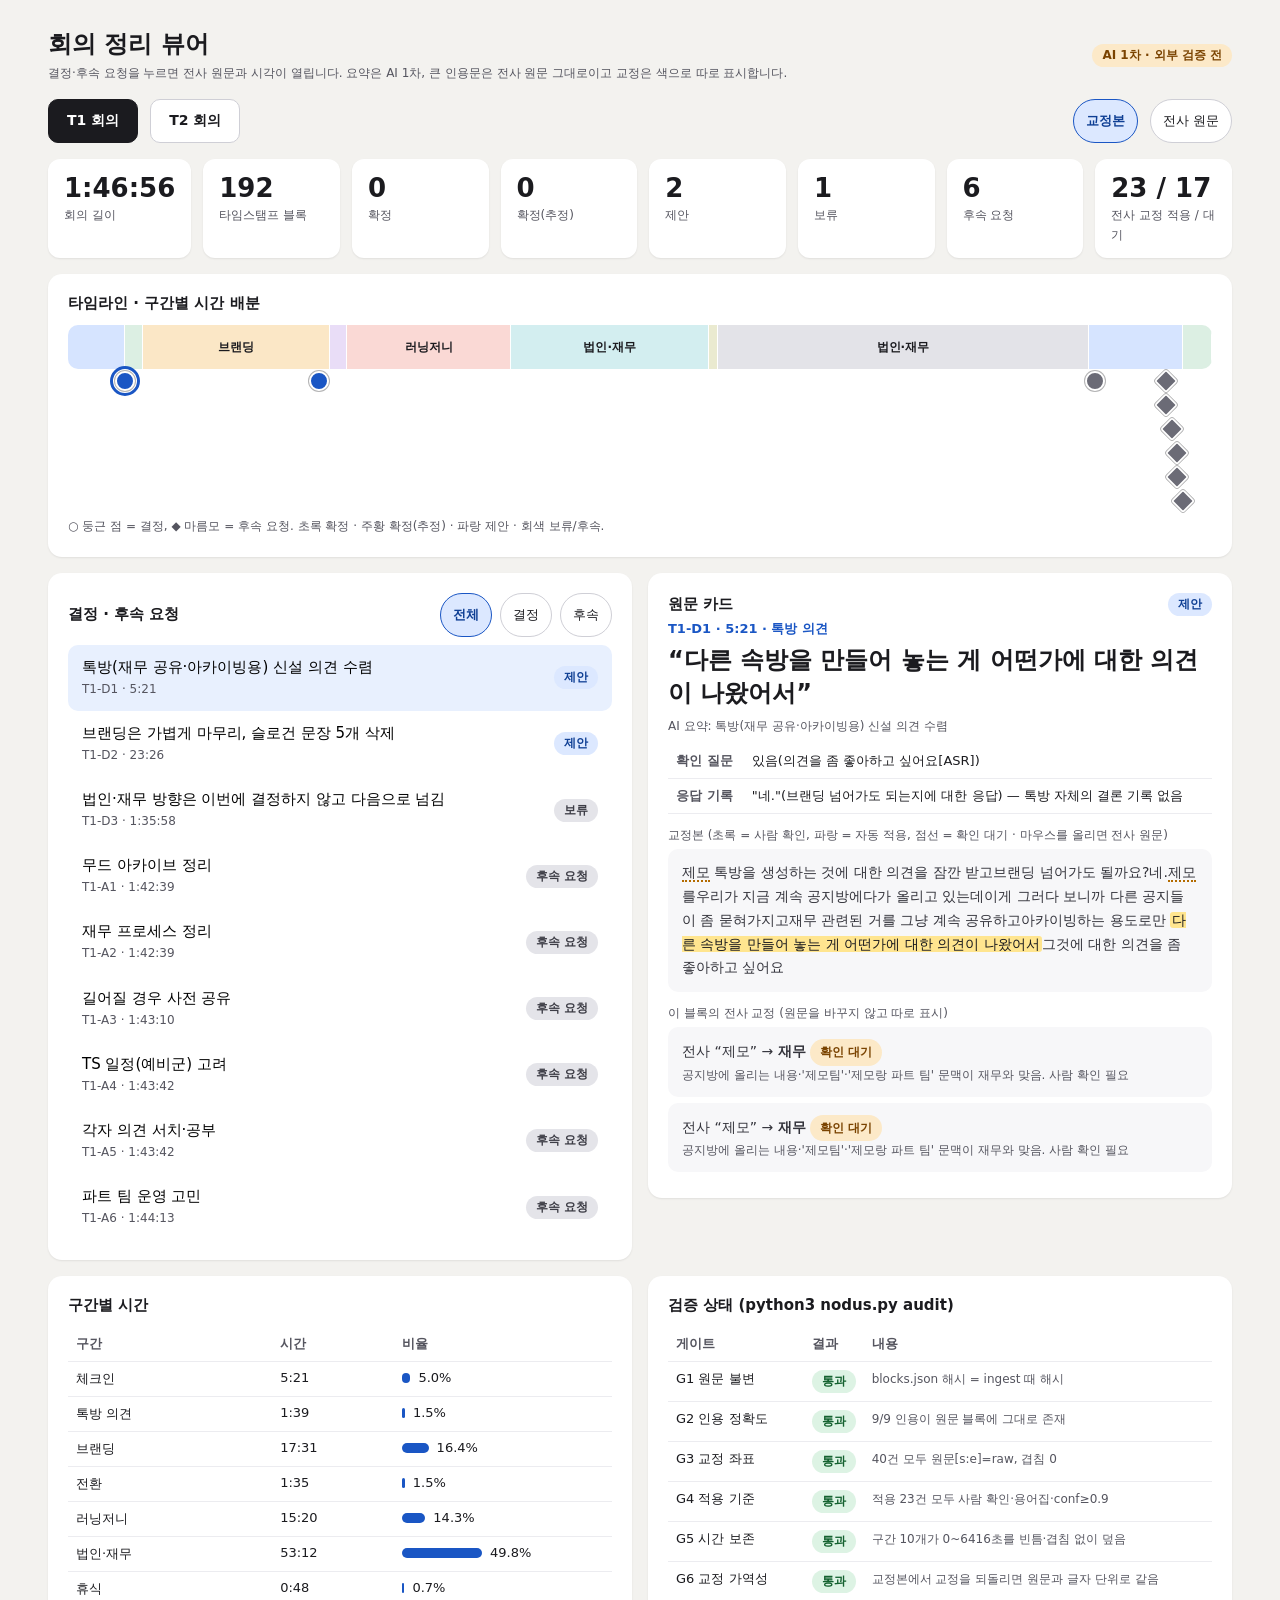
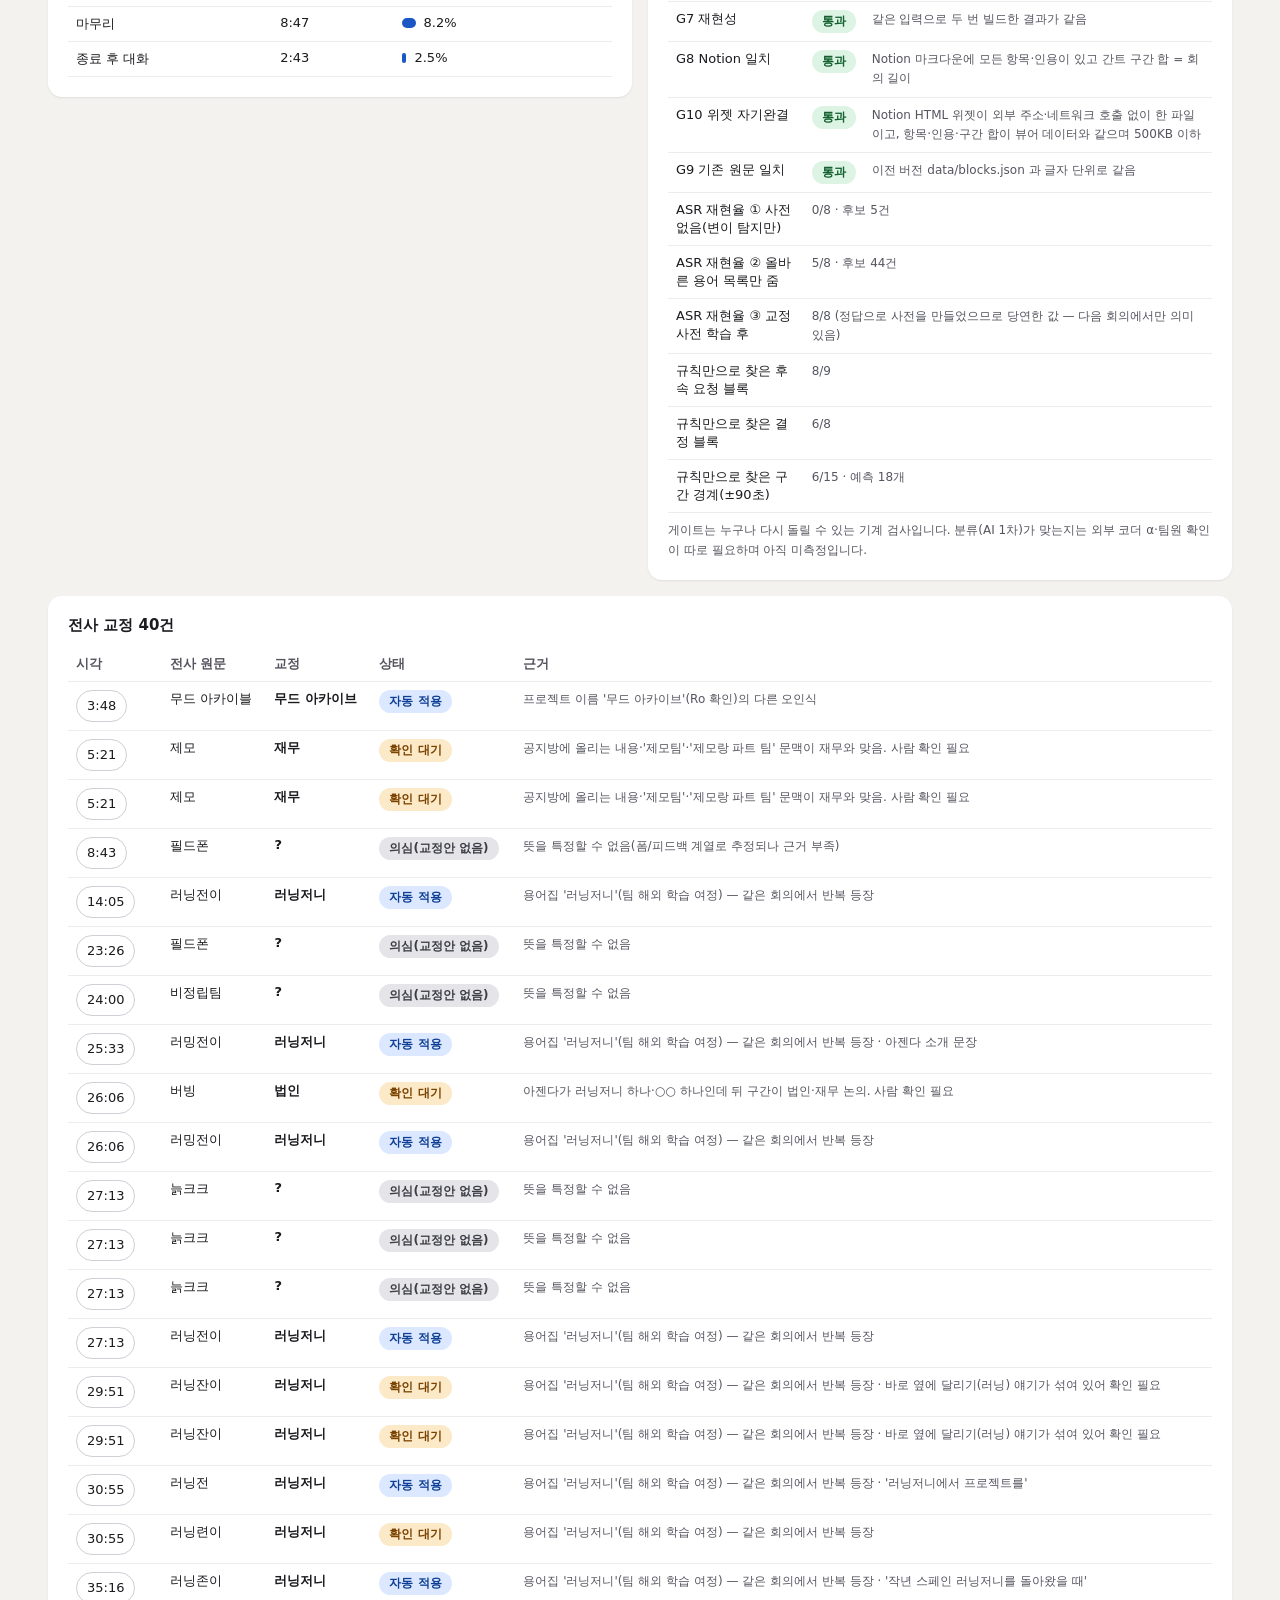
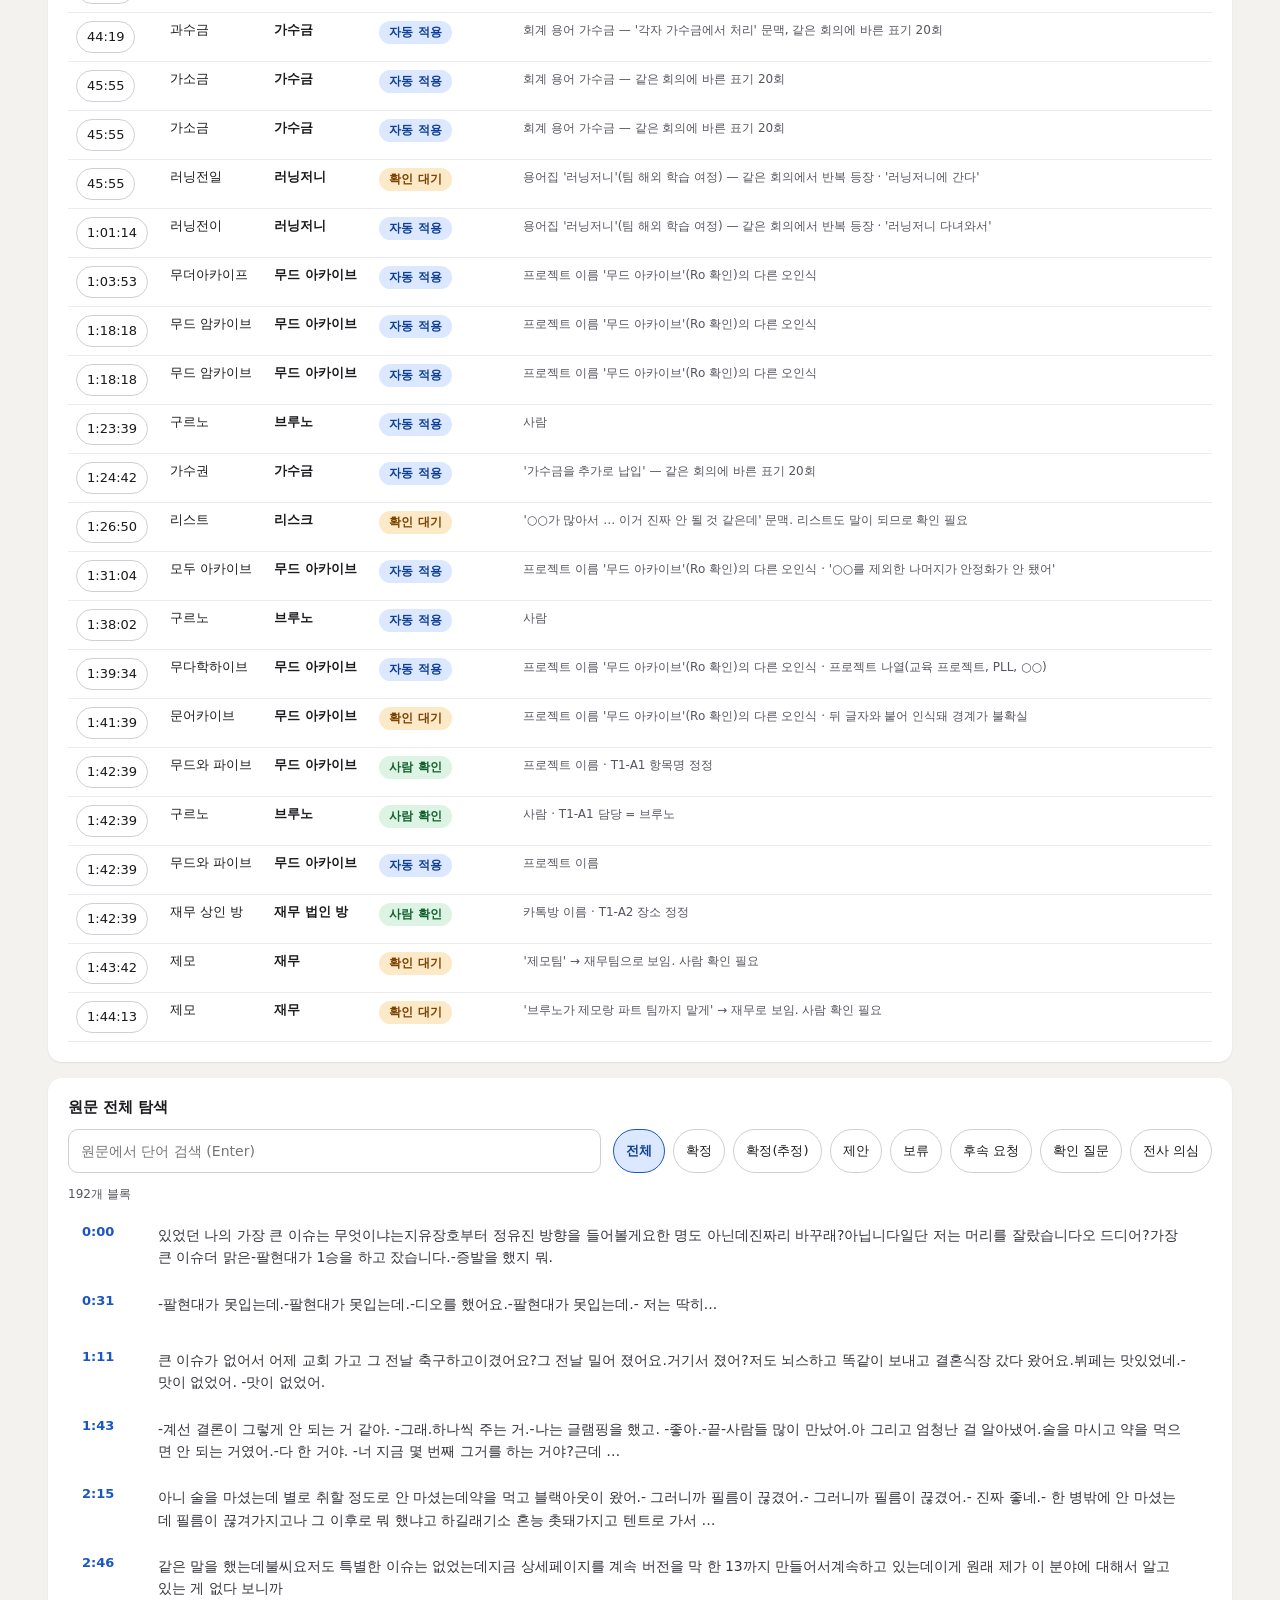
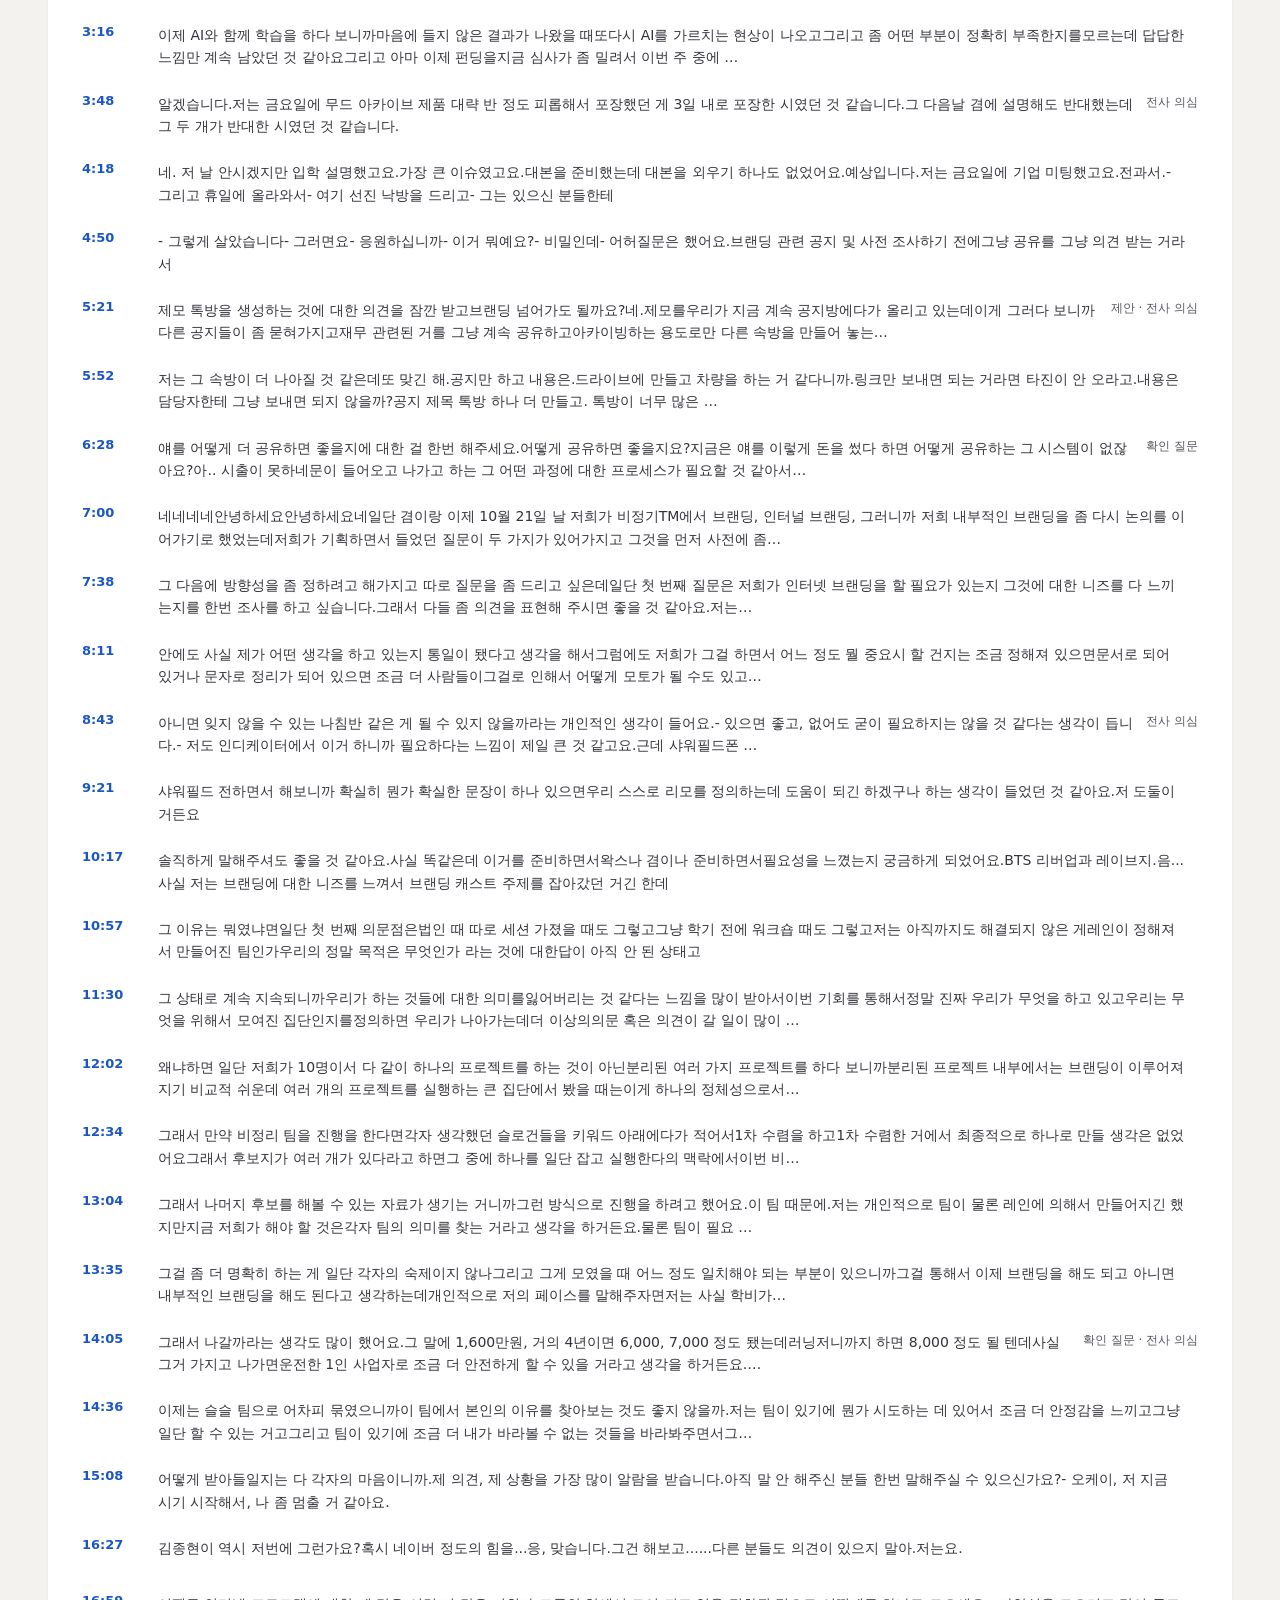
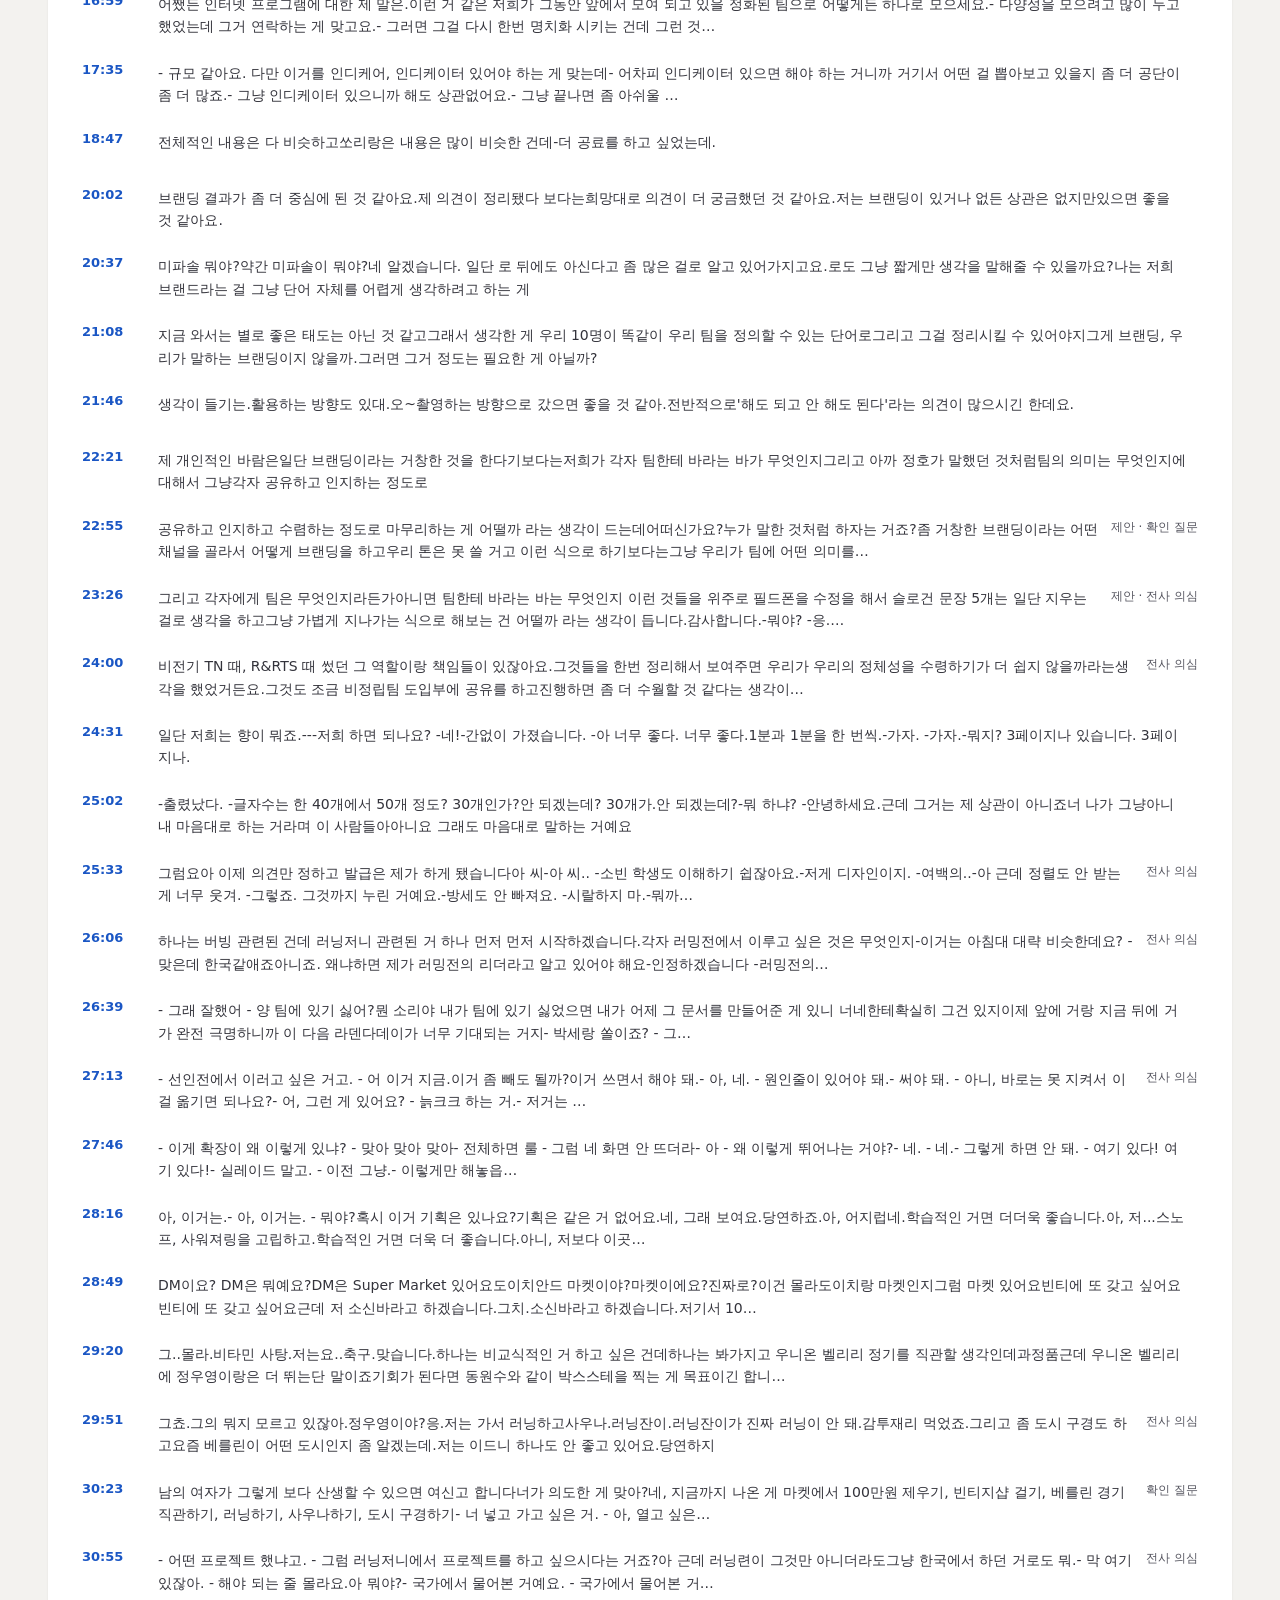
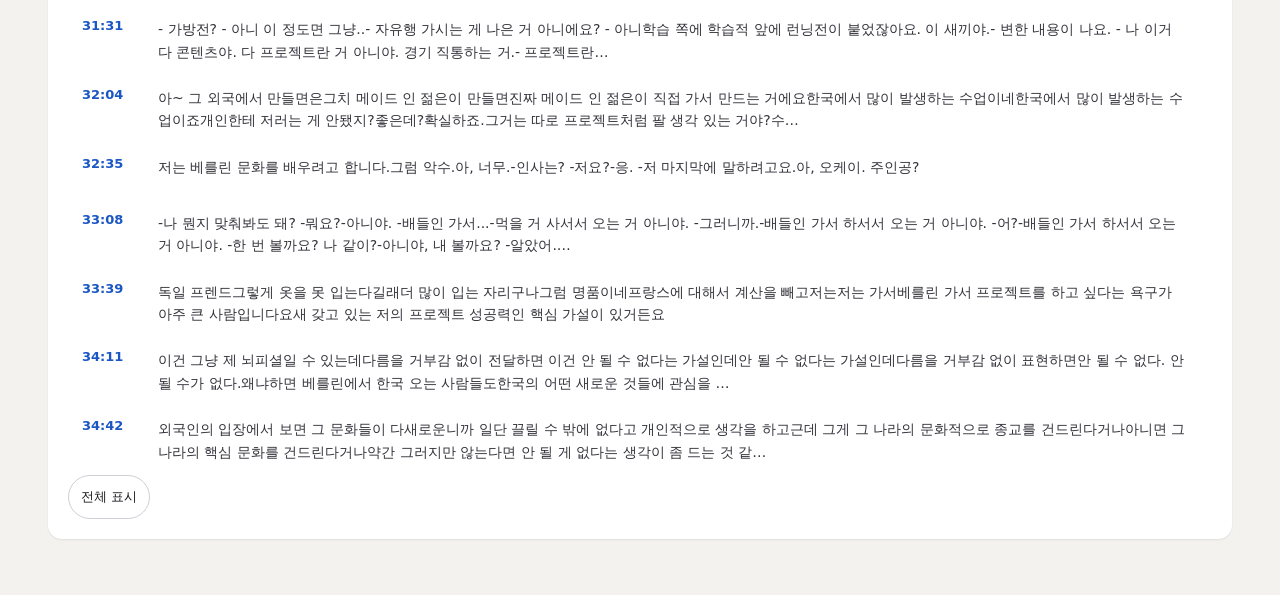
<file: index.html>
<!doctype html>
<html lang="ko"><head><meta charset="utf-8"><meta name="viewport" content="width=device-width,initial-scale=1">
<title>회의 정리 뷰어 · nodus</title>
<style>
body{margin:0;font-family:'Noto Sans KR',system-ui,-apple-system,'Apple SD Gothic Neo','Malgun Gothic',sans-serif;background:#F3F2EF;color:#1b1b1f}
.pg{max-width:1280px;margin:0 auto;padding:28px clamp(16px,4vw,48px) 56px}*{box-sizing:border-box}
.row{display:flex;flex-wrap:wrap;gap:12px;align-items:center}
.card{background:#fff;border-radius:14px;box-shadow:0 1px 2px rgba(0,0,0,.08);padding:20px}
.h2{font-size:15px;font-weight:700;margin:0 0 12px}
.b{display:inline-block;font-size:12px;font-weight:600;padding:3px 10px;border-radius:999px;white-space:nowrap}
.n{background:#ECECF0;color:#3d3d46}.ok{background:#DDF3E4;color:#14612f}.wr{background:#FCE9C8;color:#7a4300}.bl{background:#DCE8FF;color:#0f3f94}.gy{background:#E4E4E9;color:#3d3d46}
.tab,.chip{font:inherit;cursor:pointer;min-height:44px;border:1px solid #cfcfd6;background:#fff;color:#1b1b1f}
.tab{font-size:14px;font-weight:600;padding:10px 18px;border-radius:10px}.chip{font-size:13px;padding:8px 12px;border-radius:999px}
.tab[aria-pressed=true]{background:#1b1b1f;color:#fff;border-color:#1b1b1f}
.chip[aria-pressed=true]{background:#DCE8FF;border-color:#1a56c4;color:#0f3f94;font-weight:600}
.kpi{flex:1 1 120px;background:#fff;border-radius:12px;padding:14px 16px;box-shadow:0 1px 2px rgba(0,0,0,.08)}.kpi b{display:block;font-size:26px;line-height:1.2}.kpi span{font-size:12px;color:#55555f}
.grid2{display:grid;grid-template-columns:repeat(auto-fit,minmax(min(100%,440px),1fr));gap:16px;align-items:start;margin-top:16px}
.item{display:flex;width:100%;gap:12px;align-items:center;text-align:left;font:inherit;padding:12px 14px;border-radius:10px;border:0;background:transparent;cursor:pointer;min-height:56px}
.item:hover{background:#F3F4F8}.item[aria-current=true]{background:#E8F0FE}
.lane{position:relative;height:44px}.mk{position:absolute;width:20px;height:20px;border:2px solid #fff;padding:0;cursor:pointer;box-shadow:0 0 0 1px #1b1b1f55}.mk[aria-current=true]{outline:3px solid #1a56c4;outline-offset:2px}
.quote{font-size:24px;font-weight:700;line-height:1.4;margin:6px 0}
mark{background:#FFE58F;color:#1b1b1f;border-radius:3px;padding:0 2px}
.ctx{font-size:14px;line-height:1.7;color:#33333b;background:#F7F7F9;border-radius:10px;padding:12px 14px;overflow-wrap:anywhere}
.small{font-size:12px;color:#55555f;line-height:1.6}.bar{height:10px;border-radius:5px;background:#1a56c4}
input.s{font:inherit;font-size:14px;min-height:44px;padding:8px 12px;border-radius:10px;border:1px solid #cfcfd6;flex:1 1 220px;min-width:0}
.fx{background:#DDF3E4;color:#0d4a23;border-radius:3px;padding:0 2px;font-weight:600;cursor:help}
.fx.ai{background:#DCE8FF;color:#0f3f94}
.sg{border-bottom:2px dotted #b36b00;cursor:help}.sp{border-bottom:2px dotted #8a8a96;cursor:help}
.raw{border-bottom:2px solid #e0a100;cursor:help}
table{border-collapse:collapse;width:100%;font-size:13px}th,td{text-align:left;padding:8px;border-bottom:1px solid #ECECF0;vertical-align:top}th{color:#55555f;font-weight:600}
</style></head><body><div class="pg" id="app"></div>
<script src="data.js"></script>
<script>
var CN={C:'확정','C?':'확정(추정)',P:'제안',H:'보류',A:'후속 요청',Q:'확인 질문',E:'전사 의심'};
var PAL=['#D6E4FF','#DCEFE3','#FBE7C6','#E9DDF7','#FAD9D5','#D3EEF0','#EAEAD0','#E3E3E8','#D6E4FF','#DCEFE3'];
var S={t:DATA.order[0],sel:null,blk:null,kind:'전체',q:'',code:'전체',all:false,mode:'fix'};
var STN={confirmed:'사람 확인',auto:'자동 적용',suggest:'확인 대기',suspect:'의심(교정안 없음)'};
function applied(f){return (f.st==='confirmed'||f.st==='auto')&&f.fix}
// 블록 원문의 [a,z) 구간을 그린다. 교정은 원문 좌표(s,e)로 겹쳐 표시하고, [m0,m1)은 인용 강조.
function rich(b,a,z,m0,m1){
var tx=b.text,fx=(b.fixes||[]).filter(function(f){return f.s<z&&f.e>a}).sort(function(x,y){return x.s-y.s});
fx.forEach(function(f){a=Math.min(a,f.s);z=Math.max(z,f.e)});
function plain(s,e){if(m0==null||e<=m0||s>=m1)return esc(tx.slice(s,e));var x=Math.max(s,m0),y=Math.min(e,m1);return esc(tx.slice(s,x))+'<mark>'+esc(tx.slice(x,y))+'</mark>'+esc(tx.slice(y,e))}
var out='',p=a;
fx.forEach(function(f){out+=plain(p,f.s);var raw=tx.slice(f.s,f.e),h;
if(S.mode==='raw')h='<span class="raw" title="'+esc(STN[f.st]+(f.fix?' → '+f.fix:''))+'">'+esc(raw)+'</span>';
else if(applied(f))h='<span class="fx'+(f.st==='auto'?' ai':'')+'" title="'+esc('전사 원문: '+raw+' · '+STN[f.st])+'">'+esc(f.fix)+'</span>';
else h='<span class="'+(f.st==='suggest'?'sg':'sp')+'" title="'+esc(STN[f.st]+(f.fix?': '+f.fix:''))+'">'+esc(raw)+'</span>';
out+=(m0!=null&&f.s<m1&&f.e>m0)?'<mark>'+h+'</mark>':h;p=f.e});
return (a>0?'…':'')+out+plain(p,z)+(z<tx.length?'…':'')}
function flat(b){if(S.mode==='raw')return b.text;var o='',p=0;(b.fixes||[]).slice().sort(function(x,y){return x.s-y.s}).forEach(function(f){if(applied(f)){o+=b.text.slice(p,f.s)+f.fix;p=f.e}});return o+b.text.slice(p)}
function esc(s){return String(s==null?'':s).replace(/[&<>"]/g,function(c){return {'&':'&amp;','<':'&lt;','>':'&gt;','"':'&quot;'}[c]})}
function fmt(s){var h=Math.floor(s/3600),m=Math.floor(s%3600/60),r=s%60,p=function(n){return String(n).padStart(2,'0')};return h?h+':'+p(m)+':'+p(r):m+':'+p(r)}
function cls(t){return t==='확정'?'ok':t==='확정(추정)'?'wr':t==='제안'?'bl':'gy'}
function col(t){return t==='확정'?'#14612f':t==='확정(추정)'?'#b36b00':t==='제안'?'#1a56c4':'#6b6b76'}
var H={}; // 클릭 핸들러 보관
function on(fn){var k='h'+Object.keys(H).length;H[k]=fn;return k}
window.act=function(k,v){H[k](v)};
function set(o){for(var k in o)S[k]=o[k];render()}
function render(){
H={};var t=S.t,M=DATA.meetings[t],items=DATA.items.filter(function(i){return i.t===t});
var selItem=S.blk!==null?null:(items.find(function(i){return i.id===S.sel})||items.find(function(i){return i.type==='확정'})||items[0]||null);
var blk=M.blocks[S.blk!==null?S.blk:selItem?selItem.block:0],d;
var allCorr=DATA.corr.filter(function(c){return c.t===t});
var corr=allCorr.filter(function(c){return c.block===blk.i});
var ctx,tbl='',when,quote='',summary='',type;
if(selItem){var tx=blk.text,pos=Math.max(0,tx.indexOf(selItem.quote)),ql=selItem.quote.length;
ctx=rich(blk,Math.max(0,pos-160),Math.min(tx.length,pos+ql+160),pos,pos+ql);
type=selItem.type;when=selItem.id+' · '+selItem.ts+' · '+blk.sec_name;quote='<div class="quote">“'+esc(selItem.quote)+'”</div>';summary='<div class="small" style="margin-bottom:8px">AI 요약: '+esc(selItem.summary)+'</div>';
tbl=selItem.kind==='결정'?'<table><tr><th>확인 질문</th><td>'+esc(selItem.q)+'</td></tr><tr><th>응답 기록</th><td>'+esc(selItem.resp)+'</td></tr></table>':'<table><tr><th>기한(발화)</th><td>'+esc(selItem.due)+'</td></tr><tr><th>담당(발화)</th><td>'+esc(selItem.who)+'</td></tr></table>';
}else{ctx=rich(blk,0,blk.text.length,null,null);type='원문 블록';when=blk.ts+' · '+blk.sec_name}
var cnt=function(k){return items.filter(function(i){return i.type===k}).length};
var kp=[[fmt(M.total),'회의 길이'],[M.blocks.length,'타임스탬프 블록'],[cnt('확정'),'확정'],[cnt('확정(추정)'),'확정(추정)'],[cnt('제안'),'제안'],[cnt('보류'),'보류'],[items.filter(function(i){return i.kind==='후속'}).length,'후속 요청'],[allCorr.filter(applied).length+' / '+allCorr.filter(function(c){return !applied(c)}).length,'전사 교정 적용 / 대기']];
var secs=M.sections.map(function(x,i){var w=(x.end-x.start)/M.total*100;return '<div title="'+esc(x.name+' '+fmt(x.end-x.start))+'" style="width:'+w+'%;background:'+PAL[i%10]+';display:flex;align-items:center;justify-content:center;font-size:12px;font-weight:600;overflow:hidden;white-space:nowrap;border-right:1px solid #fff">'+(w>9?esc(x.name):'')+'</div>'}).join('');
var sorted=items.slice().sort(function(a,b){return a.sec-b.sec});
var laneW=Math.max(200,Math.min(1280,document.documentElement.clientWidth)-2*Math.max(16,Math.min(48,document.documentElement.clientWidth*.04))-40),lanes=[];
var marks=sorted.map(function(it){var dec=it.kind==='결정',k=on(function(){set({sel:it.id,blk:null})});var x=it.sec/M.total*laneW,i=0;while(i<lanes.length&&x-lanes[i]<24)i++;lanes[i]=x;return '<button class="mk" aria-label="'+esc(it.id+' '+it.type+' '+it.ts)+'" aria-current="'+(!!selItem&&selItem.id===it.id)+'" onclick="act(\''+k+'\')" style="left:calc('+(it.sec/M.total*100)+'% - 10px);top:'+(2+i*24)+'px;background:'+col(it.type)+';border-radius:'+(dec?'50%':'3px')+';'+(dec?'':'transform:rotate(45deg) scale(.85)')+'"></button>'}).join('');
var chips=function(list,cur,key,lab){return list.map(function(c){var k=on(function(){var o={all:false};o[key]=c;set(o)});return '<button class="chip" aria-pressed="'+(cur===c)+'" onclick="act(\''+k+'\')">'+esc(lab(c))+'</button>'}).join('')};
var rows=items.filter(function(i){return S.kind==='전체'||i.kind===S.kind}).map(function(it){var k=on(function(){set({sel:it.id,blk:null})});return '<button class="item" aria-current="'+(!!selItem&&selItem.id===it.id)+'" onclick="act(\''+k+'\')"><span style="flex:1;min-width:0"><span style="display:block;font-size:15px;font-weight:500;line-height:1.4">'+esc(it.summary)+'</span><span class="small">'+it.id+' · '+esc(it.ts)+'</span></span><span class="b '+cls(it.type)+'">'+esc(it.type)+'</span></button>'}).join('');
var sm={};M.sections.forEach(function(x){sm[x.name]=(sm[x.name]||0)+(x.end-x.start)});
var secRows=Object.keys(sm).map(function(n){return '<tr><td>'+esc(n)+'</td><td>'+fmt(sm[n])+'</td><td><div class="row" style="flex-wrap:nowrap;gap:8px"><div class="bar" style="width:'+Math.max(2,sm[n]/M.total*160)+'px"></div><span>'+(sm[n]/M.total*100).toFixed(1)+'%</span></div></td></tr>'}).join('');
var q=S.q.trim(),bl2=M.blocks.filter(function(b){return(S.code==='전체'||b.codes.indexOf(S.code)>=0)&&(!q||b.text.indexOf(q)>=0||flat(b).indexOf(q)>=0)});
var lim=S.all?bl2.length:60;
var brs=bl2.slice(0,lim).map(function(b){var k=on(function(){set({blk:b.i,sel:null});window.scrollTo({top:0,behavior:'smooth'})});return '<button class="item" style="align-items:flex-start" aria-current="'+(S.blk===b.i)+'" onclick="act(\''+k+'\')"><span style="width:64px;flex:none;font-size:13px;font-weight:600;color:#1a56c4">'+esc(b.ts)+'</span><span style="flex:1;min-width:0;font-size:14px;line-height:1.6;color:#33333b">'+(function(x){return esc(x.length>140?x.slice(0,140)+'…':x)})(flat(b))+'</span><span class="small" style="flex:none;max-width:120px;text-align:right">'+esc(b.codes.map(function(c){return CN[c]}).join(' · '))+'</span></button>'}).join('');
var more=(!S.all&&bl2.length>60)?'<button class="chip" onclick="act(\''+on(function(){set({all:true})})+'\')">전체 표시</button>':'';
var stc=function(c){return c.st==='confirmed'?'ok':c.st==='auto'?'bl':c.st==='suggest'?'wr':'gy'};
var corrHtml=corr.length?'<div class="small" style="margin:12px 0 4px">이 블록의 전사 교정 (원문을 바꾸지 않고 따로 표시)</div>'+corr.map(function(c){return '<div class="ctx" style="margin-bottom:6px">전사 “'+esc(c.raw)+'” → <b>'+esc(c.fix||'?')+'</b> <span class="b '+stc(c)+'">'+STN[c.st]+'</span><div class="small">'+esc(c.note)+'</div></div>'}).join(''):'';
var corrRows=allCorr.map(function(c){var k=on(function(){set({blk:c.block,sel:null});window.scrollTo({top:0,behavior:'smooth'})});return '<tr><td><button class="chip" style="min-height:32px;padding:4px 10px" onclick="act(\''+k+'\')">'+esc(c.ts)+'</button></td><td>'+esc(c.raw)+'</td><td><b>'+esc(c.fix||'?')+'</b></td><td><span class="b '+stc(c)+'">'+STN[c.st]+'</span></td><td class="small">'+esc(c.note)+'</td></tr>'}).join('');
var A=DATA.audit||{},gates=[];if(A.meetings&&A.meetings[t])for(var g in A.meetings[t])gates.push([g,A.meetings[t][g]]);if(A.outputs)for(var g2 in A.outputs)gates.push([g2,A.outputs[g2]]);
var gateRows=gates.map(function(g){return '<tr><td>'+esc(g[0])+'</td><td><span class="b '+(g[1][0]?'ok':'wr')+'">'+(g[1][0]?'통과':'실패')+'</span></td><td class="small">'+esc(g[1][1])+'</td></tr>'}).join('');
var evalRows=Object.keys(A.eval||{}).map(function(k){return '<tr><td>'+esc(k)+'</td><td colspan="2" class="small">'+esc(A.eval[k])+'</td></tr>'}).join('');
var focus=document.activeElement&&document.activeElement.id==='q';
document.getElementById('app').innerHTML=
'<div class="row" style="justify-content:space-between;margin-bottom:16px"><div><h1 style="margin:0;font-size:24px">회의 정리 뷰어</h1><div class="small" style="margin-top:4px">결정·후속 요청을 누르면 전사 원문과 시각이 열립니다. 요약은 AI 1차, 큰 인용문은 전사 원문 그대로이고 교정은 색으로 따로 표시합니다.</div></div><span class="b wr">AI 1차 · 외부 검증 전</span></div>'+
'<div class="row" style="margin-bottom:16px" role="group" aria-label="회의 선택">'+DATA.order.map(function(k){var h=on(function(){set({t:k,sel:null,blk:null,q:'',code:'전체',kind:'전체',all:false})});return '<button class="tab" aria-pressed="'+(t===k)+'" onclick="act(\''+h+'\')">'+esc(DATA.meetings[k].title)+'</button>'}).join('')+'<span style="flex:1"></span>'+[['fix','교정본'],['raw','전사 원문']].map(function(m){var h=on(function(){set({mode:m[0]})});return '<button class="chip" aria-pressed="'+(S.mode===m[0])+'" onclick="act(\''+h+'\')">'+m[1]+'</button>'}).join('')+'</div>'+
'<div class="row" style="margin-bottom:16px;align-items:stretch">'+kp.map(function(k){return '<div class="kpi"><b>'+k[0]+'</b><span>'+k[1]+'</span></div>'}).join('')+'</div>'+
'<div class="card" style="margin-bottom:16px"><h2 class="h2">타임라인 · 구간별 시간 배분</h2><div style="display:flex;height:44px;border-radius:10px;overflow:hidden">'+secs+'</div><div class="lane" style="height:'+(lanes.length*24+4)+'px" role="group" aria-label="결정과 후속 요청 위치">'+marks+'</div><div class="small">○ 둥근 점 = 결정, ◆ 마름모 = 후속 요청. 초록 확정 · 주황 확정(추정) · 파랑 제안 · 회색 보류/후속.</div></div>'+
'<div class="grid2" style="margin-top:0"><div class="card"><div class="row" style="justify-content:space-between;margin-bottom:8px"><h2 class="h2" style="margin:0">결정 · 후속 요청</h2><div class="row" style="gap:8px">'+chips(['전체','결정','후속'],S.kind,'kind',function(c){return c})+'</div></div>'+rows+'</div>'+
'<div class="card" aria-live="polite"><div class="row" style="justify-content:space-between;margin-bottom:4px"><h2 class="h2" style="margin:0">원문 카드</h2><span class="b '+(selItem?cls(type):'n')+'">'+esc(type)+'</span></div><div style="font-size:13px;font-weight:700;color:#1a56c4">'+esc(when)+'</div>'+quote+summary+tbl+'<div class="small" style="margin:12px 0 4px">'+(S.mode==='raw'?'전사 원문 (앞뒤 문맥 · 공백만 정리)':'교정본 (초록 = 사람 확인, 파랑 = 자동 적용, 점선 = 확인 대기 · 마우스를 올리면 전사 원문)')+'</div><div class="ctx">'+ctx+'</div>'+corrHtml+'</div></div>'+
'<div class="grid2"><div class="card"><h2 class="h2">구간별 시간</h2><table><tr><th>구간</th><th>시간</th><th style="width:40%">비율</th></tr>'+secRows+'</table></div>'+
'<div class="card"><h2 class="h2">검증 상태 (python3 nodus.py audit)</h2>'+(gateRows?'<table><tr><th>게이트</th><th>결과</th><th>내용</th></tr>'+gateRows+evalRows+'</table>':'<div class="small">아직 audit 를 돌리지 않았습니다.</div>')+'<div class="small" style="margin-top:8px">게이트는 누구나 다시 돌릴 수 있는 기계 검사입니다. 분류('+esc(M.origin==='rule'?'규칙 기반 후보':'AI 1차')+')가 맞는지는 외부 코더 α·팀원 확인이 따로 필요하며 아직 미측정입니다.</div></div></div>'+
'<div class="card" style="margin-top:16px"><h2 class="h2">전사 교정 '+allCorr.length+'건</h2>'+(corrRows?'<div style="overflow-x:auto"><table><tr><th>시각</th><th>전사 원문</th><th>교정</th><th>상태</th><th>근거</th></tr>'+corrRows+'</table></div>':'<div class="small">교정 후보가 없습니다.</div>')+'</div>'+
'<div class="card" style="margin-top:16px"><h2 class="h2">원문 전체 탐색</h2><div class="row" style="margin-bottom:12px"><input class="s" id="q" type="search" aria-label="원문 검색" placeholder="원문에서 단어 검색 (Enter)" value="'+esc(S.q)+'"><div class="row" style="gap:8px">'+chips(['전체','C','C?','P','H','A','Q','E'],S.code,'code',function(c){return c==='전체'?c:CN[c]})+'</div></div><div class="small" style="margin-bottom:8px">'+bl2.length+'개 블록'+(q?' · “'+esc(q)+'” 검색':'')+'</div>'+brs+more+'</div>';
var qi=document.getElementById('q');qi.addEventListener('keydown',function(e){if(e.key==='Enter')set({q:qi.value,all:false})});qi.addEventListener('change',function(){if(qi.value!==S.q)set({q:qi.value,all:false})});
}
render();
</script></body></html>
</file>
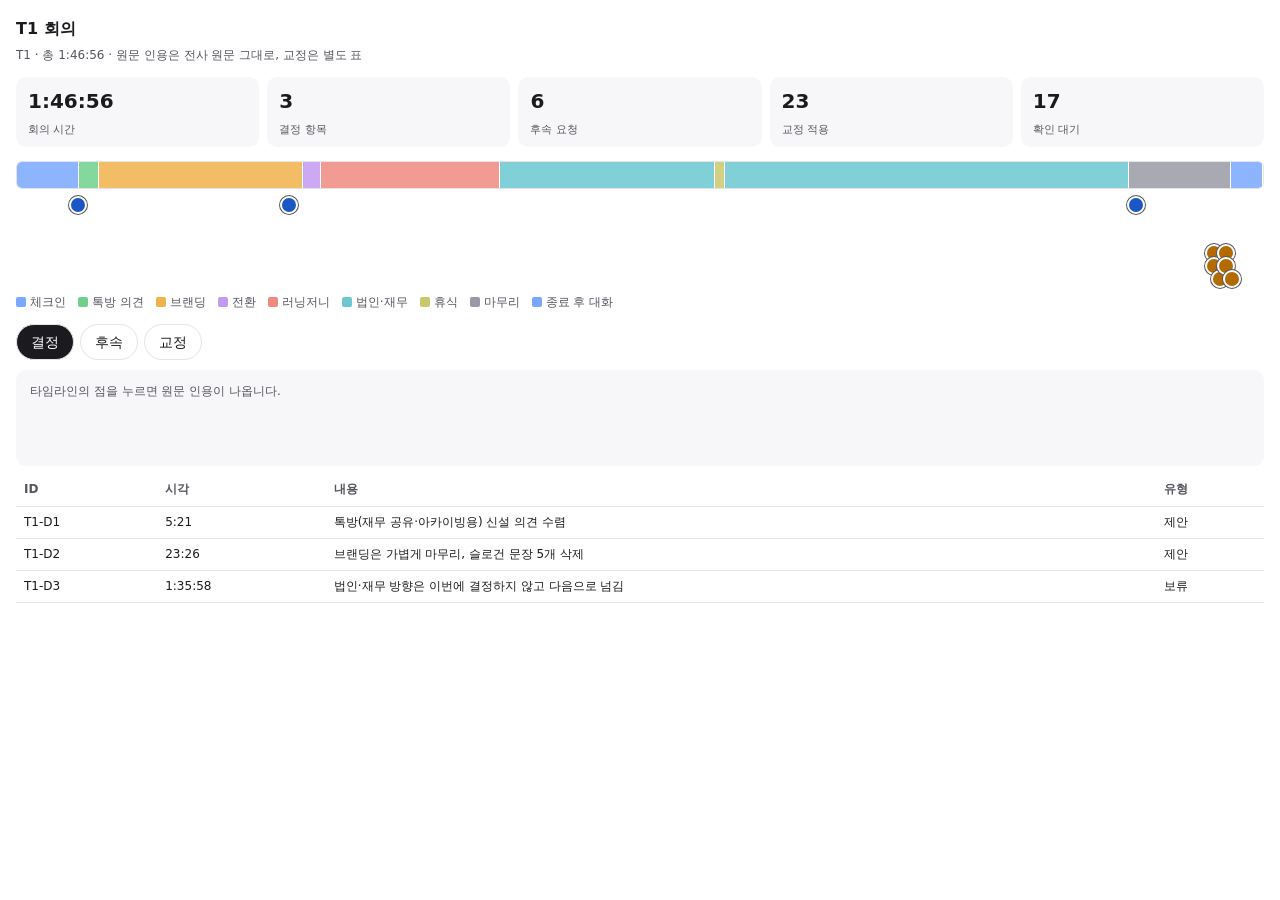
<file: data/meetings/T1/notion_widget.html>
<!doctype html>
<html lang="ko"><head><meta charset="utf-8"><meta name="viewport" content="width=device-width,initial-scale=1">
<title>T1 회의</title>
<style>
:root{--bg:#fff;--fg:#1b1b1f;--mu:#55555f;--ln:#e4e4e9;--cd:#f7f7f9;--ac:#1a56c4;--ok:#14612f;--wr:#b36b00}
@media(prefers-color-scheme:dark){:root{--bg:#191919;--fg:#ececf0;--mu:#a0a0aa;--ln:#33333a;--cd:#232327;--ac:#7aa7ff;--ok:#6fd08c;--wr:#f0b24a}}
*{box-sizing:border-box}body{margin:0;padding:16px;background:var(--bg);color:var(--fg);font:14px/1.6 system-ui,-apple-system,'Apple SD Gothic Neo','Malgun Gothic','Noto Sans KR',sans-serif}
h1{font-size:16px;margin:0 0 4px}.sub{color:var(--mu);font-size:12px;margin-bottom:12px}
.kp{display:flex;flex-wrap:wrap;gap:8px;margin-bottom:14px}.kp div{flex:1 1 90px;background:var(--cd);border-radius:10px;padding:8px 12px}.kp b{display:block;font-size:20px}.kp span{font-size:11px;color:var(--mu)}
.bar{display:flex;height:28px;border-radius:6px;overflow:hidden;border:1px solid var(--ln)}.bar i{display:block;height:100%;min-width:2px;border-right:1px solid var(--bg);opacity:.85}
.lane{position:relative;height:44px;margin-top:4px}.lane button{position:absolute;top:3px;width:18px;height:18px;margin-left:-9px;border-radius:50%;border:2px solid var(--bg);padding:0;cursor:pointer;box-shadow:0 0 0 1px var(--mu)}
.lane button[aria-pressed=true]{outline:3px solid var(--ac)}
.lg{display:flex;flex-wrap:wrap;gap:4px 12px;font-size:12px;color:var(--mu);margin:8px 0 12px}.lg i{display:inline-block;width:10px;height:10px;border-radius:2px;margin-right:4px;vertical-align:-1px}
.tabs{display:flex;gap:6px;margin:6px 0 10px}.tabs button{font:inherit;cursor:pointer;min-height:36px;padding:4px 14px;border-radius:999px;border:1px solid var(--ln);background:var(--bg);color:var(--fg)}.tabs button[aria-pressed=true]{background:var(--fg);color:var(--bg)}
.box{background:var(--cd);border-radius:10px;padding:12px 14px;min-height:96px}.q{font-size:16px;font-weight:700;line-height:1.5;margin:4px 0;overflow-wrap:anywhere}
.tag{display:inline-block;font-size:11px;font-weight:600;padding:1px 8px;border-radius:999px;background:var(--ln);margin-right:6px}
table{width:100%;border-collapse:collapse;font-size:12px;margin-top:8px}th,td{text-align:left;padding:6px 8px;border-bottom:1px solid var(--ln);vertical-align:top}th{color:var(--mu);font-weight:600}
.fx{font-weight:700;color:var(--ok)}.sg{color:var(--wr)}
</style></head><body>
<h1 id="t"></h1><div class="sub" id="s"></div><div class="kp" id="k"></div>
<div class="bar" id="bar" role="img" aria-label="구간 타임라인"></div>
<div class="lane" id="ld" aria-label="결정"></div><div class="lane" id="lf" aria-label="후속 요청"></div>
<div class="lg" id="lg"></div>
<div class="tabs" id="tb"></div><div class="box" id="bx"></div><div id="tbl"></div>
<script id="nodus-data" type="application/json">{"id":"T1","title":"T1 회의","total":6416,"sections":[{"name":"체크인","start":0,"end":321},{"name":"톡방 의견","start":321,"end":420},{"name":"브랜딩","start":420,"end":1471},{"name":"전환","start":1471,"end":1566},{"name":"러닝저니","start":1566,"end":2486},{"name":"법인·재무","start":2486,"end":3596},{"name":"휴식","start":3596,"end":3644},{"name":"법인·재무","start":3644,"end":5726},{"name":"마무리","start":5726,"end":6253},{"name":"종료 후 대화","start":6253,"end":6416}],"kpi":[["회의 시간","1:46:56"],["결정 항목","3"],["후속 요청","6"],["교정 적용","23"],["확인 대기","17"]],"items":[{"id":"T1-D1","kind":"결정","type":"제안","ts":"5:21","sec":321,"summary":"톡방(재무 공유·아카이빙용) 신설 의견 수렴","quote":"다른 속방을 만들어 놓는 게 어떤가에 대한 의견이 나왔어서","q":"있음(의견을 좀 좋아하고 싶어요[ASR])"},{"id":"T1-D2","kind":"결정","type":"제안","ts":"23:26","sec":1406,"summary":"브랜딩은 가볍게 마무리, 슬로건 문장 5개 삭제","quote":"슬로건 문장 5개는 일단 지우는 걸로 생각을 하고","q":"있음(22:55 \"어떠신가요?\")"},{"id":"T1-D3","kind":"결정","type":"보류","ts":"1:35:58","sec":5758,"summary":"법인·재무 방향은 이번에 결정하지 않고 다음으로 넘김","quote":"다음에 한 차례 더 넘겨서 얘기를 해보는 게 좋지 않을까라고 생각해요","q":"—"},{"id":"T1-A1","kind":"후속","type":"후속 요청","ts":"1:42:39","sec":6159,"summary":"무드 아카이브 정리","quote":"무드와 파이브는 정리해서 구르노한테 무드와 파이브 부탁드리고요","q":""},{"id":"T1-A2","kind":"후속","type":"후속 요청","ts":"1:42:39","sec":6159,"summary":"재무 프로세스 정리","quote":"재무 상인 방은 재무 관련 내용 프로세스 정리하는 거 해서 와주시면 좋을 것 같아요","q":""},{"id":"T1-A3","kind":"후속","type":"후속 요청","ts":"1:43:10","sec":6190,"summary":"길어질 경우 사전 공유","quote":"좀 길어질 것 같다고 하면 알려주세요","q":""},{"id":"T1-A4","kind":"후속","type":"후속 요청","ts":"1:43:42","sec":6222,"summary":"TS 일정(예비군) 고려","quote":"고려를 해주시고","q":""},{"id":"T1-A5","kind":"후속","type":"후속 요청","ts":"1:43:42","sec":6222,"summary":"각자 의견 서치·공부","quote":"좀 서치를 해보면 좋을 것 같아요","q":""},{"id":"T1-A6","kind":"후속","type":"후속 요청","ts":"1:44:13","sec":6253,"summary":"파트 팀 운영 고민","quote":"만약에 파트 팀 운영도 어떻게 하면 좋을지에 대한 고민도 같이 해서 와주시면 좋을 것 같아요","q":""}],"corr":[{"ts":"3:48","raw":"무드 아카이블","fix":"무드 아카이브","applied":true},{"ts":"5:21","raw":"제모","fix":"재무","applied":false},{"ts":"5:21","raw":"제모","fix":"재무","applied":false},{"ts":"8:43","raw":"필드폰","fix":null,"applied":false},{"ts":"14:05","raw":"러닝전이","fix":"러닝저니","applied":true},{"ts":"23:26","raw":"필드폰","fix":null,"applied":false},{"ts":"24:00","raw":"비정립팀","fix":null,"applied":false},{"ts":"25:33","raw":"러밍전이","fix":"러닝저니","applied":true},{"ts":"26:06","raw":"버빙","fix":"법인","applied":false},{"ts":"26:06","raw":"러밍전이","fix":"러닝저니","applied":true},{"ts":"27:13","raw":"늙크크","fix":null,"applied":false},{"ts":"27:13","raw":"늙크크","fix":null,"applied":false},{"ts":"27:13","raw":"늙크크","fix":null,"applied":false},{"ts":"27:13","raw":"러닝전이","fix":"러닝저니","applied":true},{"ts":"29:51","raw":"러닝잔이","fix":"러닝저니","applied":false},{"ts":"29:51","raw":"러닝잔이","fix":"러닝저니","applied":false},{"ts":"30:55","raw":"러닝전","fix":"러닝저니","applied":true},{"ts":"30:55","raw":"러닝련이","fix":"러닝저니","applied":false},{"ts":"35:16","raw":"러닝존이","fix":"러닝저니","applied":true},{"ts":"44:19","raw":"과수금","fix":"가수금","applied":true},{"ts":"45:55","raw":"가소금","fix":"가수금","applied":true},{"ts":"45:55","raw":"가소금","fix":"가수금","applied":true},{"ts":"45:55","raw":"러닝전일","fix":"러닝저니","applied":false},{"ts":"1:01:14","raw":"러닝전이","fix":"러닝저니","applied":true},{"ts":"1:03:53","raw":"무더아카이프","fix":"무드 아카이브","applied":true},{"ts":"1:18:18","raw":"무드 암카이브","fix":"무드 아카이브","applied":true},{"ts":"1:18:18","raw":"무드 암카이브","fix":"무드 아카이브","applied":true},{"ts":"1:23:39","raw":"구르노","fix":"브루노","applied":true},{"ts":"1:24:42","raw":"가수권","fix":"가수금","applied":true},{"ts":"1:26:50","raw":"리스트","fix":"리스크","applied":false},{"ts":"1:31:04","raw":"모두 아카이브","fix":"무드 아카이브","applied":true},{"ts":"1:38:02","raw":"구르노","fix":"브루노","applied":true},{"ts":"1:39:34","raw":"무다학하이브","fix":"무드 아카이브","applied":true},{"ts":"1:41:39","raw":"문어카이브","fix":"무드 아카이브","applied":false},{"ts":"1:42:39","raw":"무드와 파이브","fix":"무드 아카이브","applied":true},{"ts":"1:42:39","raw":"구르노","fix":"브루노","applied":true},{"ts":"1:42:39","raw":"무드와 파이브","fix":"무드 아카이브","applied":true},{"ts":"1:42:39","raw":"재무 상인 방","fix":"재무 법인 방","applied":true},{"ts":"1:43:42","raw":"제모","fix":"재무","applied":false},{"ts":"1:44:13","raw":"제모","fix":"재무","applied":false}]}</script>
<script>
(function(){
var D=JSON.parse(document.getElementById('nodus-data').textContent);
var PAL=['#7aa7ff','#6fd08c','#f0b24a','#c39bf0','#f08a80','#6cc7d1','#c9c96b','#9a9aa6'];
function $(i){return document.getElementById(i)}
function E(t,c,x){var e=document.createElement(t);if(c)e.className=c;if(x!=null)e.textContent=x;return e}
function fm(s){var h=Math.floor(s/3600),m=Math.floor(s%3600/60),r=s%60,p=function(n){return String(n).padStart(2,'0')};return h?h+':'+p(m)+':'+p(r):m+':'+p(r)}
$('t').textContent=D.title;$('s').textContent=D.id+' · 총 '+fm(D.total)+' · 원문 인용은 전사 원문 그대로, 교정은 별도 표';
D.kpi.forEach(function(k){var d=E('div');d.appendChild(E('b','',k[1]));d.appendChild(E('span','',k[0]));$('k').appendChild(d)});
var names=[];D.sections.forEach(function(s){if(names.indexOf(s.name)<0)names.push(s.name)});
D.sections.forEach(function(s){var i=E('i');i.style.width=((s.end-s.start)/D.total*100)+'%';i.style.background=PAL[names.indexOf(s.name)%PAL.length];i.title=s.name+' '+fm(s.start)+'–'+fm(s.end);$('bar').appendChild(i)});
names.forEach(function(n){var d=E('span');var i=E('i');i.style.background=PAL[names.indexOf(n)%PAL.length];d.appendChild(i);d.appendChild(document.createTextNode(n));$('lg').appendChild(d)});
var sel=null,tab='결정',last={ld:-9,lf:-9},stk={ld:0,lf:0};
function mk(it,lane,color){var b=E('button');var x=it.sec/D.total*100;stk[lane]=(x-last[lane]<2)?stk[lane]+1:0;last[lane]=x;b.style.left=x+'%';b.style.top=(3+(stk[lane]%3)*13)+'px';b.style.background=color;b.title=it.id+' '+it.ts;b.setAttribute('aria-label',it.id+' '+it.ts);b.setAttribute('aria-pressed','false');b.onclick=function(){sel=it;tab=it.kind==='결정'?'결정':'후속';draw()};it._b=b;$(lane).appendChild(b)}
D.items.forEach(function(it){mk(it,it.kind==='결정'?'ld':'lf',it.kind==='결정'?'#1a56c4':'#b36b00')});
function draw(){
D.items.forEach(function(it){it._b.setAttribute('aria-pressed',it===sel?'true':'false')});
var tb=$('tb');tb.textContent='';['결정','후속','교정'].forEach(function(n){var b=E('button','',n);b.setAttribute('aria-pressed',n===tab?'true':'false');b.onclick=function(){tab=n;draw()};tb.appendChild(b)});
var bx=$('bx');bx.textContent='';
if(sel){bx.appendChild(E('span','tag',sel.id+' · '+(sel.type||sel.kind)));bx.appendChild(E('span','',sel.ts));bx.appendChild(E('div','q','“'+sel.quote+'”'));bx.appendChild(E('div','',sel.summary));if(sel.q)bx.appendChild(E('div','sub','확인 질문: '+sel.q))}
else bx.appendChild(E('div','sub','타임라인의 점을 누르면 원문 인용이 나옵니다.'));
var t=$('tbl');t.textContent='';var tbl=E('table');var rows,head;
if(tab==='교정'){head=['시각','전사 원문','교정','상태'];rows=D.corr.map(function(c){return [c.ts,c.raw,c.fix||'?',c.applied?'적용':'확인 대기']})}
else{head=['ID','시각','내용','유형'];rows=D.items.filter(function(i){return i.kind===tab}).map(function(i){return [i.id,i.ts,i.summary,i.type||'']})}
var tr=E('tr');head.forEach(function(h){tr.appendChild(E('th','',h))});tbl.appendChild(tr);
rows.forEach(function(r){var tr=E('tr');r.forEach(function(c,j){var td=E('td','',c);if(tab==='교정'&&j===2)td.className=r[3]==='적용'?'fx':'sg';tr.appendChild(td)});tbl.appendChild(tr)});
t.appendChild(tbl)}
draw();
})();
</script></body></html>
</file>
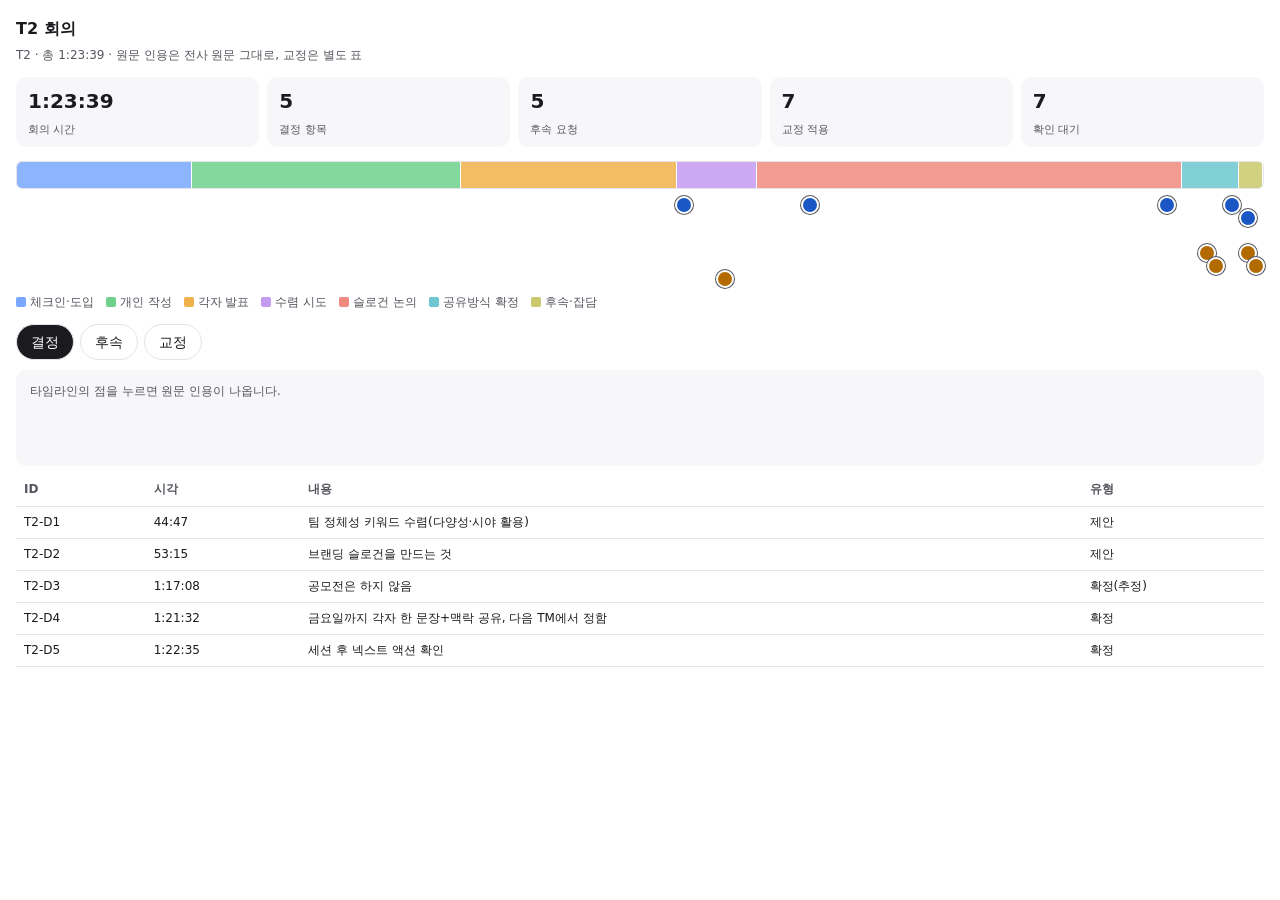
<file: data/meetings/T2/notion_widget.html>
<!doctype html>
<html lang="ko"><head><meta charset="utf-8"><meta name="viewport" content="width=device-width,initial-scale=1">
<title>T2 회의</title>
<style>
:root{--bg:#fff;--fg:#1b1b1f;--mu:#55555f;--ln:#e4e4e9;--cd:#f7f7f9;--ac:#1a56c4;--ok:#14612f;--wr:#b36b00}
@media(prefers-color-scheme:dark){:root{--bg:#191919;--fg:#ececf0;--mu:#a0a0aa;--ln:#33333a;--cd:#232327;--ac:#7aa7ff;--ok:#6fd08c;--wr:#f0b24a}}
*{box-sizing:border-box}body{margin:0;padding:16px;background:var(--bg);color:var(--fg);font:14px/1.6 system-ui,-apple-system,'Apple SD Gothic Neo','Malgun Gothic','Noto Sans KR',sans-serif}
h1{font-size:16px;margin:0 0 4px}.sub{color:var(--mu);font-size:12px;margin-bottom:12px}
.kp{display:flex;flex-wrap:wrap;gap:8px;margin-bottom:14px}.kp div{flex:1 1 90px;background:var(--cd);border-radius:10px;padding:8px 12px}.kp b{display:block;font-size:20px}.kp span{font-size:11px;color:var(--mu)}
.bar{display:flex;height:28px;border-radius:6px;overflow:hidden;border:1px solid var(--ln)}.bar i{display:block;height:100%;min-width:2px;border-right:1px solid var(--bg);opacity:.85}
.lane{position:relative;height:44px;margin-top:4px}.lane button{position:absolute;top:3px;width:18px;height:18px;margin-left:-9px;border-radius:50%;border:2px solid var(--bg);padding:0;cursor:pointer;box-shadow:0 0 0 1px var(--mu)}
.lane button[aria-pressed=true]{outline:3px solid var(--ac)}
.lg{display:flex;flex-wrap:wrap;gap:4px 12px;font-size:12px;color:var(--mu);margin:8px 0 12px}.lg i{display:inline-block;width:10px;height:10px;border-radius:2px;margin-right:4px;vertical-align:-1px}
.tabs{display:flex;gap:6px;margin:6px 0 10px}.tabs button{font:inherit;cursor:pointer;min-height:36px;padding:4px 14px;border-radius:999px;border:1px solid var(--ln);background:var(--bg);color:var(--fg)}.tabs button[aria-pressed=true]{background:var(--fg);color:var(--bg)}
.box{background:var(--cd);border-radius:10px;padding:12px 14px;min-height:96px}.q{font-size:16px;font-weight:700;line-height:1.5;margin:4px 0;overflow-wrap:anywhere}
.tag{display:inline-block;font-size:11px;font-weight:600;padding:1px 8px;border-radius:999px;background:var(--ln);margin-right:6px}
table{width:100%;border-collapse:collapse;font-size:12px;margin-top:8px}th,td{text-align:left;padding:6px 8px;border-bottom:1px solid var(--ln);vertical-align:top}th{color:var(--mu);font-weight:600}
.fx{font-weight:700;color:var(--ok)}.sg{color:var(--wr)}
</style></head><body>
<h1 id="t"></h1><div class="sub" id="s"></div><div class="kp" id="k"></div>
<div class="bar" id="bar" role="img" aria-label="구간 타임라인"></div>
<div class="lane" id="ld" aria-label="결정"></div><div class="lane" id="lf" aria-label="후속 요청"></div>
<div class="lg" id="lg"></div>
<div class="tabs" id="tb"></div><div class="box" id="bx"></div><div id="tbl"></div>
<script id="nodus-data" type="application/json">{"id":"T2","title":"T2 회의","total":5019,"sections":[{"name":"체크인·도입","start":0,"end":703},{"name":"개인 작성","start":703,"end":1790},{"name":"각자 발표","start":1790,"end":2657},{"name":"수렴 시도","start":2657,"end":2979},{"name":"슬로건 논의","start":2979,"end":4693},{"name":"공유방식 확정","start":4693,"end":4923},{"name":"후속·잡담","start":4923,"end":5019}],"kpi":[["회의 시간","1:23:39"],["결정 항목","5"],["후속 요청","5"],["교정 적용","7"],["확인 대기","7"]],"items":[{"id":"T2-D1","kind":"결정","type":"제안","ts":"44:47","sec":2687,"summary":"팀 정체성 키워드 수렴(다양성·시야 활용)","quote":"이렇게 수렴되는 게 조금 괜찮은지?","q":"있음(4회 재질문: 44:47/45:50/46:23/49:05)"},{"id":"T2-D2","kind":"결정","type":"제안","ts":"53:15","sec":3195,"summary":"브랜딩 슬로건을 만드는 것","quote":"브랜딩 슬로번을 만드는 것은 다들 괜찮으신가요?","q":"있음"},{"id":"T2-D3","kind":"결정","type":"확정(추정)","ts":"1:17:08","sec":4628,"summary":"공모전은 하지 않음","quote":"저희는 안 만들었죠","q":"있음(1:17:08 \"만장일 수인가요?\"[ASR])"},{"id":"T2-D4","kind":"결정","type":"확정","ts":"1:21:32","sec":4892,"summary":"금요일까지 각자 한 문장+맥락 공유, 다음 TM에서 정함","quote":"3, 2, 1. 없어요?","q":"있음(\"손!\")"},{"id":"T2-D5","kind":"결정","type":"확정","ts":"1:22:35","sec":4955,"summary":"세션 후 넥스트 액션 확인","quote":"방금 넥스트잭체니 정해졌죠?네","q":"있음"},{"id":"T2-A1","kind":"후속","type":"후속 요청","ts":"1:19:49","sec":4789,"summary":"슬로건 한 문장+맥락 공유","quote":"그러면 일단은 이번 주 금요일까지","q":""},{"id":"T2-A2","kind":"후속","type":"후속 요청","ts":"1:20:25","sec":4825,"summary":"다음 TM 때 맥락 공유·결정","quote":"다음주에 TM 때 맥락 공유하고 실시간으로 좀 의견 나누면서","q":""},{"id":"T2-A3","kind":"후속","type":"후속 요청","ts":"47:32","sec":2852,"summary":"퓨처 게임 과제","quote":"여러분 내일 퓨처 게임 과제 해오시면 돼요","q":""},{"id":"T2-A4","kind":"후속","type":"후속 요청","ts":"1:22:35","sec":4955,"summary":"\"사이트 비집 그거\"(ASR 의심)","quote":"금요일까지 사이트 비집 그거 하셔야 됩니다","q":""},{"id":"T2-A5","kind":"후속","type":"후속 요청","ts":"1:23:07","sec":4987,"summary":"섭외","quote":"월요일까지는 섭외를 해야 된다네","q":""}],"corr":[{"ts":"8:24","raw":"닿을지","fix":"담을지","applied":false},{"ts":"38:16","raw":"먹고자","fix":"얻고자","applied":false},{"ts":"46:23","raw":"두 간","fix":"두 명","applied":false},{"ts":"46:23","raw":"두 간","fix":"두 명","applied":false},{"ts":"50:09","raw":"분장","fix":"문장","applied":false},{"ts":"53:15","raw":"슬로번","fix":"슬로건","applied":true},{"ts":"55:11","raw":"러닝전이","fix":"러닝저니","applied":true},{"ts":"56:14","raw":"러닝존이","fix":"러닝저니","applied":false},{"ts":"1:17:08","raw":"만장일 수","fix":"만장일치","applied":true},{"ts":"1:17:38","raw":"지갑띠","fix":null,"applied":false},{"ts":"1:18:13","raw":"한 분당","fix":"한 문장","applied":true},{"ts":"1:18:13","raw":"단척방","fix":"단톡방","applied":true},{"ts":"1:22:35","raw":"넥스트잭체니","fix":"넥스트 액션","applied":true},{"ts":"1:22:35","raw":"사이트 비집 그거","fix":"site visit","applied":true}]}</script>
<script>
(function(){
var D=JSON.parse(document.getElementById('nodus-data').textContent);
var PAL=['#7aa7ff','#6fd08c','#f0b24a','#c39bf0','#f08a80','#6cc7d1','#c9c96b','#9a9aa6'];
function $(i){return document.getElementById(i)}
function E(t,c,x){var e=document.createElement(t);if(c)e.className=c;if(x!=null)e.textContent=x;return e}
function fm(s){var h=Math.floor(s/3600),m=Math.floor(s%3600/60),r=s%60,p=function(n){return String(n).padStart(2,'0')};return h?h+':'+p(m)+':'+p(r):m+':'+p(r)}
$('t').textContent=D.title;$('s').textContent=D.id+' · 총 '+fm(D.total)+' · 원문 인용은 전사 원문 그대로, 교정은 별도 표';
D.kpi.forEach(function(k){var d=E('div');d.appendChild(E('b','',k[1]));d.appendChild(E('span','',k[0]));$('k').appendChild(d)});
var names=[];D.sections.forEach(function(s){if(names.indexOf(s.name)<0)names.push(s.name)});
D.sections.forEach(function(s){var i=E('i');i.style.width=((s.end-s.start)/D.total*100)+'%';i.style.background=PAL[names.indexOf(s.name)%PAL.length];i.title=s.name+' '+fm(s.start)+'–'+fm(s.end);$('bar').appendChild(i)});
names.forEach(function(n){var d=E('span');var i=E('i');i.style.background=PAL[names.indexOf(n)%PAL.length];d.appendChild(i);d.appendChild(document.createTextNode(n));$('lg').appendChild(d)});
var sel=null,tab='결정',last={ld:-9,lf:-9},stk={ld:0,lf:0};
function mk(it,lane,color){var b=E('button');var x=it.sec/D.total*100;stk[lane]=(x-last[lane]<2)?stk[lane]+1:0;last[lane]=x;b.style.left=x+'%';b.style.top=(3+(stk[lane]%3)*13)+'px';b.style.background=color;b.title=it.id+' '+it.ts;b.setAttribute('aria-label',it.id+' '+it.ts);b.setAttribute('aria-pressed','false');b.onclick=function(){sel=it;tab=it.kind==='결정'?'결정':'후속';draw()};it._b=b;$(lane).appendChild(b)}
D.items.forEach(function(it){mk(it,it.kind==='결정'?'ld':'lf',it.kind==='결정'?'#1a56c4':'#b36b00')});
function draw(){
D.items.forEach(function(it){it._b.setAttribute('aria-pressed',it===sel?'true':'false')});
var tb=$('tb');tb.textContent='';['결정','후속','교정'].forEach(function(n){var b=E('button','',n);b.setAttribute('aria-pressed',n===tab?'true':'false');b.onclick=function(){tab=n;draw()};tb.appendChild(b)});
var bx=$('bx');bx.textContent='';
if(sel){bx.appendChild(E('span','tag',sel.id+' · '+(sel.type||sel.kind)));bx.appendChild(E('span','',sel.ts));bx.appendChild(E('div','q','“'+sel.quote+'”'));bx.appendChild(E('div','',sel.summary));if(sel.q)bx.appendChild(E('div','sub','확인 질문: '+sel.q))}
else bx.appendChild(E('div','sub','타임라인의 점을 누르면 원문 인용이 나옵니다.'));
var t=$('tbl');t.textContent='';var tbl=E('table');var rows,head;
if(tab==='교정'){head=['시각','전사 원문','교정','상태'];rows=D.corr.map(function(c){return [c.ts,c.raw,c.fix||'?',c.applied?'적용':'확인 대기']})}
else{head=['ID','시각','내용','유형'];rows=D.items.filter(function(i){return i.kind===tab}).map(function(i){return [i.id,i.ts,i.summary,i.type||'']})}
var tr=E('tr');head.forEach(function(h){tr.appendChild(E('th','',h))});tbl.appendChild(tr);
rows.forEach(function(r){var tr=E('tr');r.forEach(function(c,j){var td=E('td','',c);if(tab==='교정'&&j===2)td.className=r[3]==='적용'?'fx':'sg';tr.appendChild(td)});tbl.appendChild(tr)});
t.appendChild(tbl)}
draw();
})();
</script></body></html>
</file>
